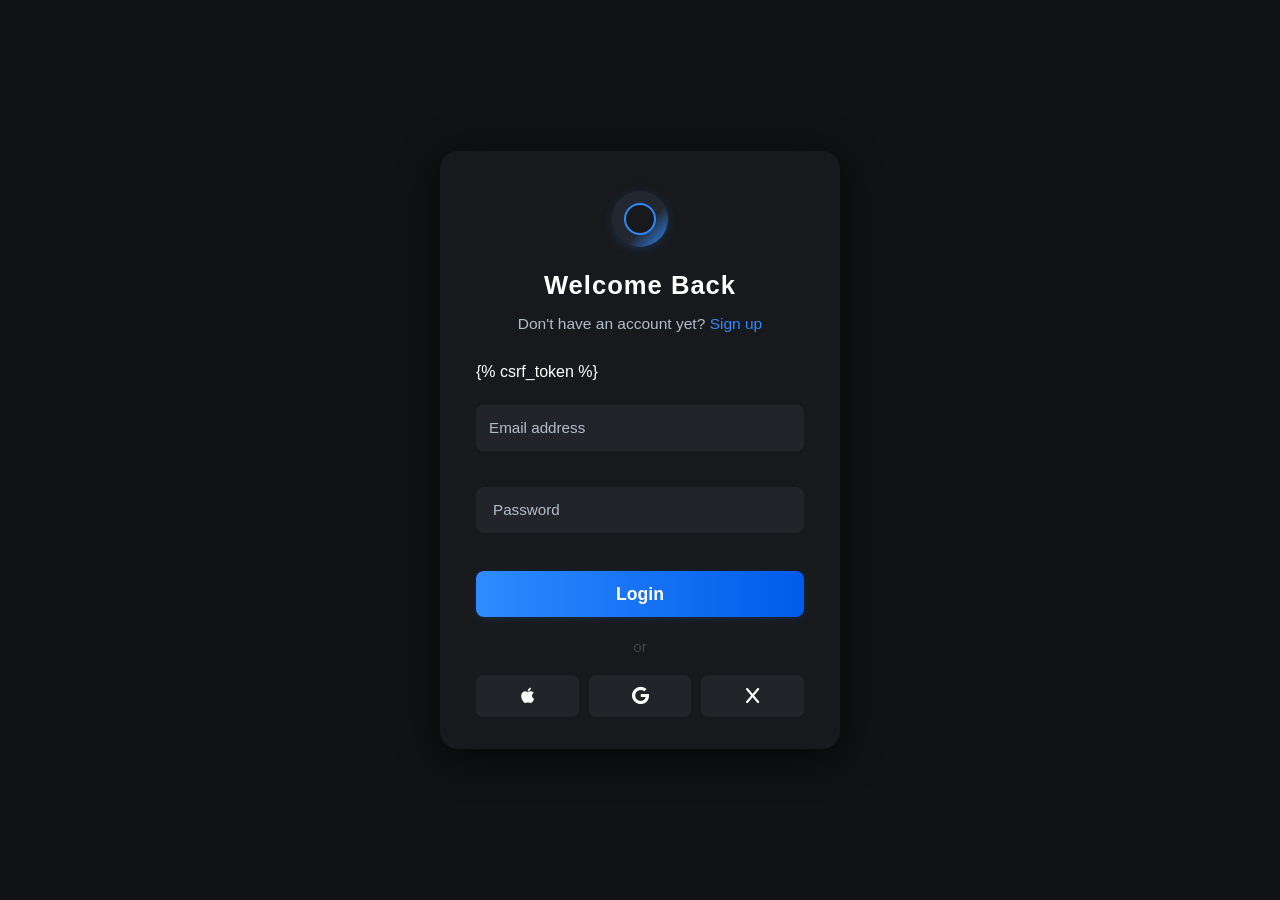
<file: templates/company_login.html>
<!DOCTYPE html>
<html lang="en">
<head>
    <meta charset="UTF-8">
    <meta name="viewport" content="width=device-width, initial-scale=1.0">
    <title>Login</title>
    <link rel="stylesheet" href="/static/styles.css">
 <link rel="stylesheet" href="https://cdnjs.cloudflare.com/ajax/libs/font-awesome/6.4.0/css/all.min.css">
</head>
<body>
    <div class="auth-container">
        <div class="auth-logo"></div>
        <h1 class="auth-title">Welcome Back</h1>
        <div class="auth-subtext">
            Don't have an account yet? <a href="../company_register">Sign up</a>
        </div>
        <form action="/login/" method="post">
            {% csrf_token %}
            <div class="input-group">
                <input type="text" name="username" placeholder="Email address" required>
            </div>
            <div class="input-group">
                <input type="password" name="password" placeholder="Password" required>
            </div>
            <button type="submit">Login</button>
        </form>
        <div class="divider">or</div>
        <div class="social-login">
            <button class="social-btn" type="button"><i class="fab fa-apple"></i></button>
            <button class="social-btn" type="button"><i class="fab fa-google"></i></button>
            <button class="social-btn" type="button"><i class="fa-solid fa-x"></i></button>
        </div>
    </div>
</body>
</html>
</file>
<file: static/styles.css>
/* Root Variables */
:root {
    --bg-dark: #111214;
    --bg-container: #18191c;
    --bg-input: #23242a;
    --bg-input-focus: #23272f;
    --color-primary: #2e8bff;
    --color-text: #fff;
    --color-text-muted: #b2becd;
    --border-radius-lg: 18px;
    --border-radius-md: 8px;
    --box-shadow: 0 8px 40px rgba(0,0,0,0.7);
}

/* Reset and Global Styles */
* {
    margin: 0;
    padding: 0;
    box-sizing: border-box;
}

body {
    font-family: 'Segoe UI', Arial, sans-serif;
    background: var(--bg-dark);
    color: var(--color-text);
    line-height: 1.6;
}

/* --- Navigation --- */
.main-nav {
    position: fixed;
    top: 0;
    left: 0;
    right: 0;
    display: flex;
    justify-content: space-between;
    align-items: center;
    padding: 1.5rem 4rem;
    background: rgba(24, 25, 28, 0.8);
    backdrop-filter: blur(10px);
    z-index: 1000;
}

/* --- Home Page Styles --- */
.home-body {
    display: block;
    overflow-x: hidden;
    padding-top: 80px;  /* Account for fixed nav */
}

.home-main {
    max-width: 1400px;
    margin: 0 auto;
    padding: 0 20px;
}

.hero-section {
    min-height: calc(100vh - 80px);
    display: flex;
    flex-direction: column;
    align-items: center;
    justify-content: center;
    padding: 4rem 2rem;
    text-align: center;
    position: relative;
    overflow: hidden;
}

.hero-section::before {
    content: '';
    position: absolute;
    top: -50%;
    right: -20%;
    width: 80%;
    height: 200%;
    background: radial-gradient(circle, rgba(46, 139, 255, 0.1) 0%, transparent 70%);
    transform: rotate(-15deg);
    pointer-events: none;
}

/* --- Auth Pages Layout --- */
.auth-body {
    display: flex;
    justify-content: center;
    align-items: center;
}

/* --- Form Container Styles --- */
.auth-container,
.portfolio-form-container {
    background: var(--bg-container);
    border-radius: var(--border-radius-lg);
    box-shadow: var(--box-shadow);
    padding: 40px 36px 32px;
    width: 100%;
}

.auth-container {
    min-width: 340px;
    max-width: 400px; /* Fixed width for better consistency */
    margin: 40px auto;
}

.portfolio-form-container {
    max-width: 700px;
    margin: 40px 0;
}

/* --- Input Styles --- */
.input-group {
    position: relative;
    width: 100%;
    margin-bottom: 16px;
}

.input-group input,
.portfolio-fieldset input[type="text"],
.portfolio-fieldset input[type="file"],
.portfolio-fieldset textarea,
.portfolio-fieldset select {
    width: 60%;
    padding: 12px 16px;
    background: var(--bg-input);
    border: 1.5px solid var(--bg-input);
    border-radius: var(--border-radius-md);
    color: var(--color-text);
    font-size: 1rem;
    transition: all 0.2s ease;
}

/* --- Button Styles --- */
.submit-button,
.auth-container button[type="submit"],
.portfolio-form-container button[type="submit"] {
    width: 60%;
    padding: 13px;
    background: linear-gradient(90deg, var(--color-primary) 0%, #005bea 100%);
    color: var(--color-text);
    border: none;
    border-radius: var(--border-radius-md);
    font-size: 1.1rem;
    font-weight: 600;
    cursor: pointer;
    transition: transform 0.2s;
}

/* --- Responsive Design --- */
@media (max-width: 968px) {
    .hero-content h1 {
        font-size: 2.5rem;
    }
    
    .feature-grid {
        grid-template-columns: repeat(2, 1fr);
    }
}

@media (max-width: 768px) {
    .main-nav {
        padding: 1rem;
    }
    
    .nav-links {
        display: none;
    }
    
    .portfolio-form-container {
        padding: 20px 16px;
    }
}

@media (max-width: 500px) {
    .auth-container,
    .portfolio-form-container {
        min-width: 95vw;
        padding: 30px 20px;
    }
}

/* --- Common Styles --- */
:root {
    --bg-dark: #111214;
    --bg-container: #18191c;
    --bg-input: #23242a;
    --bg-input-focus: #23272f;
    --color-primary: #2e8bff;
    --color-text: #fff;
    --color-text-muted: #b2becd;
    --border-radius-lg: 18px;
    --border-radius-md: 8px;
    --box-shadow: 0 8px 40px rgba(0,0,0,0.7);
}

body {
    font-family: 'Segoe UI', Arial, sans-serif;
    background: var(--bg-dark);
    min-height: 100vh;
    margin: 0;
    display: flex;
    justify-content: center;
    align-items: center;
}

/* --- Auth Pages (Login/Register) Styles --- */
.auth-container {
    background: var(--bg-container);
    border-radius: var(--border-radius-lg);
    box-shadow: var(--box-shadow);
    padding: 40px 36px 32px;
    width: 100%;
    max-width: 400px; /* Fixed width for better consistency */
    margin: 40px auto;
    display: flex;
    flex-direction: column;
    align-items: center;
}

.auth-logo {
    width: 56px;
    height: 56px;
    border-radius: 50%;
    background: linear-gradient(135deg, var(--bg-input-focus) 60%, var(--color-primary) 100%);
    display: flex;
    align-items: center;
    justify-content: center;
    margin-bottom: 18px;
    box-shadow: 0 2px 12px rgba(46, 139, 255, 0.2);
}

.auth-logo::after {
    content: "";
    width: 28px;
    height: 28px;
    border-radius: 50%;
    background: var(--bg-container);
    border: 2px solid var(--color-primary);
}

.auth-title {
    color: var(--color-text);
    margin-bottom: 6px;
    font-size: 1.6rem;
    font-weight: 700;
    letter-spacing: 1px;
    text-align: center;
}

.auth-subtext {
    color: var(--color-text-muted);
    font-size: 0.97rem;
    margin-bottom: 22px;
    text-align: center;
}

.auth-subtext a {
    color: var(--color-primary);
    text-decoration: none;
    font-weight: 500;
    transition: opacity 0.2s;
}

.auth-subtext a:hover {
    opacity: 0.8;
    text-decoration: underline;
}

/* Form Elements for Auth Pages */
.auth-container form {
    width: 100%;
    display: flex;
    flex-direction: column;
    gap: 16px;
}

.input-group {
    position: relative;
    width: 100%;
    margin-bottom: 16px;
}

/* Make all input fields consistent including password fields */
.input-group input,
.input-group input[type="password"] {
    width: 100%; /* Changed from 90% to 100% */
    height: 46px;
    padding: 0 16px;
    background: var(--bg-input);
    border: 1.5px solid var(--bg-input);
    border-radius: var(--border-radius-md);
    color: var(--color-text);
    font-size: 1rem;
    transition: all 0.2s ease;
}

.input-group input::placeholder,
.input-group input[type="password"]::placeholder {
    color: var(--color-text-muted);
    font-size: 0.95rem;
}

.input-group input:focus,
.input-group input[type="password"]:focus {
    border-color: var(--color-primary);
    background: var(--bg-input-focus);
    outline: none;
}

/* Button Styles */
.auth-container button[type="submit"] {
    width: 100%; /* Changed from variable width */
    height: 46px;
    background: linear-gradient(90deg, var(--color-primary) 0%, #005bea 100%);
    color: var(--color-text);
    border: none;
    border-radius: var(--border-radius-md);
    font-size: 1.1rem;
    font-weight: 600;
    cursor: pointer;
    margin-top: 6px;
    transition: transform 0.2s;
}

.auth-container button[type="submit"]:hover {
    background: linear-gradient(90deg, #005bea 0%, var(--color-primary) 100%);
    transform: translateY(-2px);
}

/* Social Login */
.divider {
    display: flex;
    align-items: center;
    text-align: center;
    margin: 18px 0;
    color: #444;
    font-size: 0.95rem;
}

.divider::before,
.divider::after {
    content: '';
    flex: 1;
    border-bottom: 1px solid var(--bg-input);
    margin: 0 10px;
}

.social-login {
    display: flex;
    gap: 10px;
    width: 100%;
}

.social-btn {
    flex: 1;
    height: 42px;
    background: var(--bg-input);
    color: var(--color-text);
    border: none;
    border-radius: var(--border-radius-md);
    font-size: 1.1rem;
    cursor: pointer;
    transition: background 0.2s;
}

.social-btn:hover {
    background: var(--bg-input-focus);
}

/* --- Portfolio Page Styles --- */
.portfolio-container {
    background: var(--bg-container);
    border-radius: var(--border-radius-lg);
    box-shadow: var(--box-shadow);
    padding: 38px 32px;
    width: 100%;
    max-width: 800px;
    margin: 40px auto;
}

.portfolio-title {
    color: var(--color-text);
    margin-bottom: 24px;
    font-size: 2rem;
    font-weight: 700;
    text-align: center;
}

.portfolio-fieldset {
    border: 1.5px solid var(--bg-input);
    border-radius: 10px;
    padding: 24px;
    margin-bottom: 20px;
    background: #202126;
}

.portfolio-legend {
    color: var(--color-primary);
    font-size: 1.1rem;
    font-weight: 600;
    padding: 0 12px;
    margin-bottom: 8px;
}

/* Form Layout */
.portfolio-fieldset label {
    display: flex;
    flex-direction: column;
    margin-bottom: 16px;
    color: var(--color-text);
    font-size: 0.95rem;
}

.portfolio-fieldset input[type="text"],
.portfolio-fieldset input[type="file"],
.portfolio-fieldset textarea,
.portfolio-fieldset select {
    margin-top: 6px;
    padding: 12px;
    background: var(--bg-input);
    border: 1.5px solid var(--bg-input);
    border-radius: 8px;
    color: var(--color-text);
    font-size: 0.95rem;
    transition: all 0.2s;
}

.portfolio-fieldset input[type="text"]:focus,
.portfolio-fieldset textarea:focus,
.portfolio-fieldset select:focus {
    border-color: var(--color-primary);
    background: var(--bg-input-focus);
    outline: none;
}

/* Skills Section */
.skill-entry {
    display: grid;
    grid-template-columns: 2fr 1fr 1fr 1fr;
    gap: 12px;
    margin-bottom: 12px;
    padding: 12px;
    background: var(--bg-input);
    border-radius: 8px;
}

.skill-entry input,
.skill-entry select {
    width: 100%;
    height: 42px;
}

/* File Input Styling */
.portfolio-fieldset input[type="file"] {
    padding: 8px;
    color: var(--color-text-muted);
    background: transparent;
    border: none;
}

/* Textarea Styling */
.portfolio-fieldset textarea {
    min-height: 100px;
    resize: vertical;
}

/* Add spacing between sections */
.portfolio-fieldset + .portfolio-fieldset {
    margin-top: 24px;
}

/* --- General Styles --- */
body {
            font-family: 'Segoe UI', Arial, sans-serif;
            background: #111214;
            min-height: 100vh;
            margin: 0;
            display: flex;
            justify-content: center;
            align-items: center;
        }

/* --- Login/Register Container --- */
        .login-container {
            background: #18191c;
            border-radius: 18px;
            box-shadow: 0 8px 40px rgba(0,0,0,0.7);
            padding: 40px 36px 32px 36px;
            min-width: 340px;
            max-width: 90vw;
            display: flex;
            flex-direction: column;
            align-items: center;
            position: relative;
        }

        .logo-circle {
            width: 56px;
            height: 56px;
            border-radius: 50%;
            background: linear-gradient(135deg, #23272f 60%, #2e8bff 100%);
            display: flex;
            align-items: center;
            justify-content: center;
            margin-bottom: 18px;
            box-shadow: 0 2px 12px #2e8bff33;
        }
        .logo-circle::after {
            content: "";
            display: block;
            width: 28px;
            height: 28px;
            border-radius: 50%;
            background: #18191c;
            border: 2px solid #2e8bff;
        }

        h1 {
            color: #fff;
            margin-bottom: 6px;
            font-size: 1.6rem;
            font-weight: 700;
            letter-spacing: 1px;
            text-align: center;
        }

        .subtext {
            color: #b2becd;
            font-size: 0.97rem;
            margin-bottom: 22px;
            text-align: center;
        }
        .subtext a {
            color: #2e8bff;
            text-decoration: none;
            font-weight: 500;
        }
        .subtext a:hover {
            text-decoration: underline;
        }

        form {
            width: 100%;
            display: flex;
            flex-direction: column;
            gap: 0; /* Remove gap to prevent spacing issues */
        }

        /* Input group styles */
        .input-group {
            position: relative;
            width: 100%;
            margin-bottom: 16px;
        }

        .input-group .icon-box {
            width: 46px;
            height: 46px;
            background: #23242a;
            border: 1.5px solid #23242a;
            border-right: none;
            border-radius: 8px 0 0 8px;
            color: #b2becd;
            display: flex;
            align-items: center;
            justify-content: center;
        }

        .input-group .icon-box i {
            font-size: 1.15rem;
        }

        .input-group input {
            width: 100%;
            padding: 14px;
            background: var(--bg-input);
            border: 1.5px solid var(--bg-input);
            border-radius: 8px;
            color: var(--color-text);
            font-size: 1rem;
            transition: all 0.2s ease;
        }

        .input-group input::placeholder {
            color: var(--color-text-muted);
            font-size: 0.95rem;
        }

        .input-group input:focus {
            border-color: var(--color-primary);
            background: var(--bg-input-focus);
        }

        button[type="submit"] {
            width: 100%;
            padding: 13px;
            background: linear-gradient(90deg, #2e8bff 0%, #005bea 100%);
            color: #fff;
            border: none;
            border-radius: 8px;
            font-size: 1.1rem;
            font-weight: 600;
            cursor: pointer;
            margin-top: 6px;
            box-shadow: 0 2px 8px #2e8bff22;
            transition: background 0.2s, transform 0.1s;
            display: block;
            margin-left: auto;
            margin-right: auto;
        }
        button[type="submit"]:hover {
            background: linear-gradient(90deg, #005bea 0%, #2e8bff 100%);
            transform: translateY(-2px) scale(1.03);
        }

        .divider {
            display: flex;
            align-items: center;
            text-align: center;
            margin: 18px 0 10px 0;
            color: #444;
            font-size: 0.95rem;
        }
        .divider::before, .divider::after {
            content: '';
            flex: 1;
            border-bottom: 1px solid #23242a;
            margin: 0 10px;
        }

        .social-login {
            display: flex;
            gap: 10px;
            width: 100%;
            margin-top: 6px;
        }
        .social-btn {
            flex: 1;
            display: flex;
            align-items: center;
            justify-content: center;
            background: #23242a;
            color: #fff;
            border: none;
            border-radius: 7px;
            padding: 10px 0;
            font-size: 1.1rem;
            cursor: pointer;
            transition: background 0.18s;
        }
        .social-btn:hover {
            background: #23272f;
        }

        /* --- Portfolio Form Page Styles --- */
        .portfolio-form-container {
            background: #18191c;
            border-radius: 18px;
            box-shadow: 0 8px 40px rgba(0,0,0,0.7);
            padding: 38px 32px 32px 32px;
            min-width: 340px;
            max-width: 700px;
            width: 100%;
            margin: 40px 0;
        }

        .portfolio-form-container h1 {
            color: #fff;
            margin-bottom: 18px;
            font-size: 2rem;
            font-weight: 700;
            letter-spacing: 1px;
            text-align: center;
        }

        .portfolio-form-container form {
            width: 100%;
            display: flex;
            flex-direction: column;
            gap: 22px;
        }

        fieldset {
            border: 1.5px solid #23242a;
            border-radius: 10px;
            padding: 18px 18px 12px 18px;
            margin-bottom: 10px;
            background: #202126;
        }

        legend {
            color: #2e8bff;
            font-size: 1.1rem;
            font-weight: 600;
            padding: 0 8px;
            letter-spacing: 1px;
        }

        label {
            display: flex;
            flex-direction: column;
            color: #b2becd;
            font-size: 1rem;
            margin-bottom: 12px;
            gap: 4px;
        }

        input[type="text"],
        input[type="email"],
        input[type="url"],
        input[type="file"],
        input[type="date"],
        textarea,
        select {
            background: #23242a;
            color: #fff;
            border: 1.5px solid #23242a;
            border-radius: 7px;
            padding: 10px 12px;
            font-size: 1rem;
            margin-top: 4px;
            margin-bottom: 4px;
            transition: border 0.2s, background 0.2s;
            outline: none;
            box-sizing: border-box;
            width: 100%;
            resize: none;
        }

        input[type="file"] {
            padding: 7px 0;
            color-scheme: dark;
            background: transparent;
            border: none;
        }

        input:focus,
        textarea:focus,
        select:focus {
            border: 1.5px solid #2e8bff;
            background: #23272f;
        }

        .skill-entry,
        .project-entry,
        .work-entry,
        .education-entry,
        .blog-entry {
            display: flex;
            flex-wrap: wrap;
            gap: 10px;
            margin-bottom: 10px;
            background: #23242a;
            border-radius: 7px;
            padding: 10px;
        }

        .skill-entry input,
        .skill-entry select,
        .project-entry input,
        .project-entry textarea,
        .work-entry input,
        .work-entry textarea,
        .education-entry input,
        .blog-entry input,
        .blog-entry textarea {
            flex: 1 1 180px;
            min-width: 140px;
        }

        textarea {
            min-height: 38px;
            max-height: 120px;
        }

        .portfolio-form-container button[type="submit"] {
            width: 100%;
            padding: 13px;
            background: linear-gradient(90deg, #2e8bff 0%, #005bea 100%);
            color: #fff;
            border: none;
            border-radius: 8px;
            font-size: 1.1rem;
            font-weight: 600;
            cursor: pointer;
            margin-top: 10px;
            box-shadow: 0 2px 8px #2e8bff22;
            transition: background 0.2s, transform 0.1s;
            display: block;
        }

        .portfolio-form-container button[type="submit"]:hover {
            background: linear-gradient(90deg, #005bea 0%, #2e8bff 100%);
            transform: translateY(-2px) scale(1.03);
        }

        /* --- Responsive --- */
        @media (max-width: 800px) {
            .portfolio-form-container {
                min-width: 98vw;
                max-width: 98vw;
                padding: 12px 2vw 18px 2vw;
            }
            .skill-entry,
            .project-entry,
            .work-entry,
            .education-entry,
            .blog-entry {
                flex-direction: column;
                gap: 6px;
            }
        }

        @media (max-width: 500px) {
            .portfolio-form-container {
                min-width: 100vw;
                max-width: 100vw;
                padding: 8px 0 12px 0;
                border-radius: 0;
            }
            form,
            .portfolio-form-container form {
                gap: 12px;
            }
            fieldset {
                padding: 10px 4px 8px 4px;
            }
        }

/* Profile Display Styles */
.profile-container {
    background: var(--bg-container);
    border-radius: var(--border-radius-lg);
    padding: 40px;
    max-width: 600px;
    margin: 40px auto;
    text-align: center;
}

.portfolio-display {
    max-width: 1200px;
    margin: 0 auto;
    padding: 40px 20px;
}

.personal-info {
    text-align: center;
    margin-bottom: 40px;
}

.personal-info img {
    width: 150px;
    height: 150px;
    border-radius: 50%;
    object-fit: cover;
    margin-bottom: 20px;
}

.project-card {
    background: var(--bg-container);
    border-radius: var(--border-radius-md);
    padding: 20px;
    margin-bottom: 20px;
}

.skill-item {
    display: inline-block;
    background: var(--bg-input);
    padding: 8px 16px;
    border-radius: 20px;
    margin: 4px;
}

/* --- Homepage Styles --- */
.main-nav {
    position: fixed;
    top: 0;
    left: 0;
    right: 0;
    display: flex;
    justify-content: space-between;
    align-items: center;
    padding: 1.5rem 4rem;
    background: rgba(24, 25, 28, 0.8);
    backdrop-filter: blur(10px);
    z-index: 1000;
}

.nav-logo {
    color: var(--color-text);
    font-size: 1.5rem;
    font-weight: 700;
    display: flex;
    align-items: center;
    gap: 0.5rem;
}

.nav-logo span {
    background: linear-gradient(135deg, var(--color-primary), #005bea);
    -webkit-background-clip: text;
    background-clip: text;
    -webkit-text-fill-color: transparent;
}

.nav-links {
    display: flex;
    gap: 2.5rem;
    align-items: center;
}

.nav-links a {
    color: var(--color-text-muted);
    text-decoration: none;
    font-size: 0.95rem;
    font-weight: 500;
    transition: all 0.3s ease;
    position: relative;
}

.nav-links a::after {
    content: '';
    position: absolute;
    width: 0;
    height: 2px;
    bottom: -4px;
    left: 0;
    background: var(--color-primary);
    transition: width 0.3s ease;
}

.nav-links a:hover::after,
.nav-links a.active::after {
    width: 100%;
}

.nav-links a:hover,
.nav-links a.active {
    color: var(--color-text);
}

.nav-button {
    background: linear-gradient(90deg, var(--color-primary) 0%, #005bea 100%);
    color: var(--color-text) !important;
    padding: 0.7rem 1.4rem;
    border-radius: var(--border-radius-md);
    font-weight: 600;
    box-shadow: 0 4px 15px rgba(46, 139, 255, 0.2);
    transition: transform 0.3s ease, box-shadow 0.3s ease !important;
}

.nav-button:hover {
    transform: translateY(-2px);
    box-shadow: 0 6px 20px rgba(46, 139, 255, 0.3);
}

/* Hero Section */
.hero-section {
    min-height: calc(100vh - 80px);
    display: flex;
    flex-direction: column;
    align-items: center;
    justify-content: center;
    padding: 4rem 2rem;
    text-align: center;
    position: relative;
    overflow: hidden;
}

.hero-section::before {
    content: '';
    position: absolute;
    top: -50%;
    right: -20%;
    width: 80%;
    height: 200%;
    background: radial-gradient(circle, rgba(46, 139, 255, 0.1) 0%, transparent 70%);
    transform: rotate(-15deg);
    pointer-events: none;
}

.badge {
    background: var(--bg-input);
    color: var(--color-text-muted);
    padding: 0.6rem 1.2rem;
    border-radius: 100px;
    font-size: 0.9rem;
    margin-bottom: 2.5rem;
    display: inline-flex;
    align-items: center;
    gap: 0.5rem;
    box-shadow: 0 4px 20px rgba(0, 0, 0, 0.2);
}

.badge i {
    color: var(--color-primary);
}

.hero-content {
    max-width: 800px;
    margin: 0 auto;
}

.hero-content h1 {
    font-size: 4rem;
    line-height: 1.2;
    margin-bottom: 1.5rem;
    background: linear-gradient(135deg, var(--color-text) 60%, var(--color-primary));
    -webkit-background-clip: text;
    background-clip: text;
    -webkit-text-fill-color: transparent;
    font-weight: 800;
}

.hero-subtitle {
    color: var(--color-text-muted);
    font-size: 1.3rem;
    line-height: 1.6;
    margin-bottom: 3rem;
    max-width: 600px;
    margin-left: auto;
    margin-right: auto;
}

/* Feature Grid */
.feature-grid {
    display: grid;
    grid-template-columns: repeat(3, 1fr);
    gap: 2rem;
    margin-top: 6rem;
    max-width: 1200px;
    width: 100%;
    padding: 0 2rem;
}

.feature-card {
    background: var(--bg-container);
    padding: 2.5rem;
    border-radius: var(--border-radius-md);
    text-align: left;
    transition: transform 0.3s ease, box-shadow 0.3s ease;
    border: 1px solid rgba(255, 255, 255, 0.1);
}

.feature-card:hover {
    transform: translateY(-5px);
    box-shadow: 0 8px 30px rgba(0, 0, 0, 0.2);
}

.feature-card i {
    font-size: 2.5rem;
    background: linear-gradient(135deg, var(--color-primary), #005bea);
    -webkit-background-clip: text;
    background-clip: text;
    -webkit-text-fill-color: transparent;
    margin-bottom: 1.5rem;
}

.feature-card h3 {
    color: var(--color-text);
    font-size: 1.4rem;
    margin-bottom: 1rem;
    font-weight: 600;
}

.feature-card p {
    color: var(--color-text-muted);
    line-height: 1.6;
    font-size: 1rem;
}

/* Search Section */
.search-section {
    max-width: 600px;
    margin: 0 auto 60px;
    position: relative;
}

.search-container {
    position: relative;
}

.search-container input {
    width: 100%;
    padding: 16px 48px 16px 20px;
    background: var(--bg-container);
    border: 2px solid var(--bg-input);
    border-radius: var(--border-radius-md);
    color: var(--color-text);
    font-size: 1rem;
}

.search-btn {
    position: absolute;
    right: 16px;
    top: 50%;
    transform: translateY(-50%);
    background: none;
    border: none;
    color: var(--color-text-muted);
    cursor: pointer;
}

/* Developers Grid */
.developers-section {
    padding: 4rem 2rem;
    max-width: 1200px;
    margin: 0 auto;
}

.developers-section h2 {
    text-align: center;
    font-size: 2.5rem;
    margin-bottom: 3rem;
    background: linear-gradient(135deg, var(--color-text) 60%, var(--color-primary));
    -webkit-background-clip: text;
    background-clip: text;
    -webkit-text-fill-color: transparent;
}

.developers-grid {
    display: grid;
    grid-template-columns: repeat(auto-fill, minmax(300px, 1fr));
    gap: 2rem;
    padding: 1rem;
}

.developer-card {
    background: var(--bg-container);
    border-radius: var(--border-radius-md);
    padding: 2rem;
    display: flex;
    flex-direction: column;
    transition: transform 0.3s ease, box-shadow 0.3s ease;
    border: 1px solid rgba(255, 255, 255, 0.1);
}

.developer-card:hover {
    transform: translateY(-5px);
    box-shadow: 0 8px 30px rgba(0, 0, 0, 0.2);
}

.profile-image {
    width: 120px;
    height: 120px;
    margin: 0 auto 1.5rem;
    position: relative;
}

.profile-image img {
    width: 100%;
    height: 100%;
    border-radius: 50%;
    object-fit: cover;
    border: 3px solid var(--color-primary);
}

.profile-placeholder {
    width: 100%;
    height: 100%;
    border-radius: 50%;
    background: var(--bg-input);
    display: flex;
    align-items: center;
    justify-content: center;
    border: 3px solid var(--color-primary);
}

.profile-placeholder i {
    font-size: 2.5rem;
    color: var(--color-text-muted);
}

.developer-header {
    text-align: center;
    margin-bottom: 1.5rem;
}

.developer-header h3 {
    font-size: 1.4rem;
    margin-bottom: 0.5rem;
    color: var(--color-text);
}

.developer-title {
    color: var(--color-text-muted);
    font-size: 1rem;
}

.developer-location {
    display: flex;
    align-items: center;
    justify-content: center;
    gap: 0.5rem;
    color: var(--color-text-muted);
    margin-bottom: 1rem;
}

.skills-list {
    display: flex;
    flex-wrap: wrap;
    gap: 0.5rem;
    justify-content: center;
    margin: 1rem 0;
}

.skill-tag {
    background: var(--bg-input);
    color: var(--color-text-muted);
    padding: 0.4rem 1rem;
    border-radius: 100px;
    font-size: 0.9rem;
    transition: all 0.2s ease;
}

.skill-tag:hover {
    background: var(--bg-input-focus);
    color: var(--color-text);
}

.view-profile {
    margin-top: auto;
    display: inline-block;
    width: 100%;
    padding: 0.8rem;
    background: linear-gradient(90deg, var(--color-primary) 0%, #005bea 100%);
    color: var(--color-text);
    text-decoration: none;
    border-radius: var(--border-radius-md);
    text-align: center;
    transition: transform 0.2s;
}

.view-profile:hover {
    transform: translateY(-2px);
}

/* Personal Info Grid */
.personal-info-grid {
    display: grid;
    grid-template-columns: repeat(2, 1fr);
    gap: 1.5rem;
    padding: 1.5rem;
}

.form-group {
    display: flex;
    flex-direction: column;
    gap: 0.5rem;
}

.form-group.full-width {
    grid-column: 1 / -1;
}

.form-input {
    width: 100%;
    padding: 0.8rem 1rem;
    background: var(--bg-input);
    border: 1.5px solid var(--bg-input);
    border-radius: var(--border-radius-md);
    color: var(--color-text);
    font-size: 1rem;
    transition: all 0.2s ease;
}

.form-input:focus {
    border-color: var(--color-primary);
    background: var(--bg-input-focus);
    outline: none;
}

.field-hint {
    font-size: 0.85rem;
    color: var(--color-text-muted);
}

.profile-upload {
    display: flex;
    flex-direction: column;
    align-items: center;
    gap: 1rem;
}

.profile-preview {
    width: 150px;
    height: 150px;
    border-radius: 50%;
    overflow: hidden;
    border: 3px solid var(--color-primary);
    display: flex;
    align-items: center;
    justify-content: center;
    background: var(--bg-input);
}

.profile-preview img {
    width: 100%;
    height: 100%;
    object-fit: cover;
}

.profile-preview i {
    font-size: 3rem;
    color: var(--color-text-muted);
}

.upload-btn {
    display: inline-flex;
    align-items: center;
    gap: 0.5rem;
    padding: 0.8rem 1.2rem;
    background: var(--bg-input);
    border-radius: var(--border-radius-md);
    color: var(--color-text);
    cursor: pointer;
    transition: all 0.2s ease;
}

.upload-btn:hover {
    background: var(--bg-input-focus);
}

.hidden-input {
    display: none;
}
</file>
